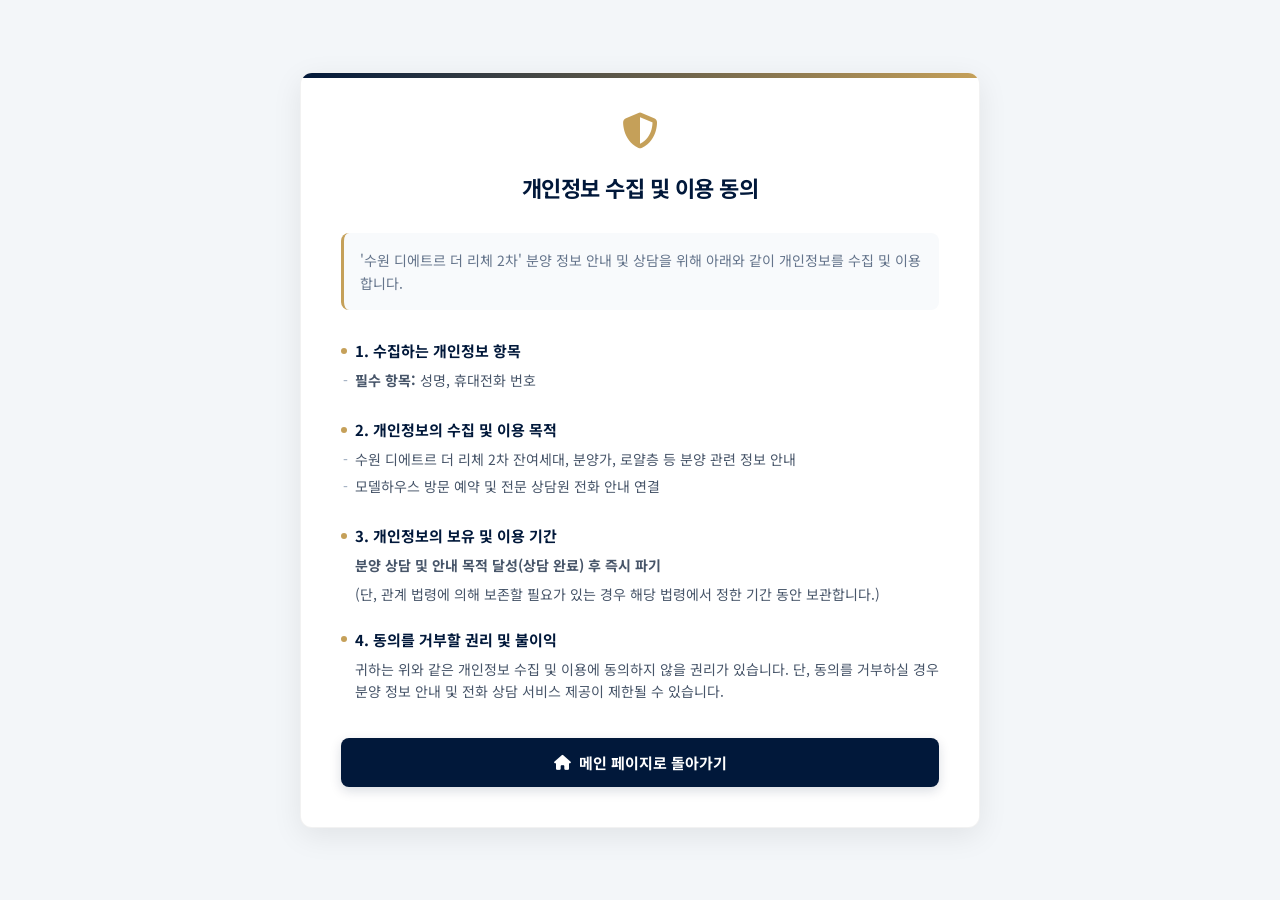
<file: privacy/index.html>
<!DOCTYPE html>
<html lang="ko">
<head>
  <!-- Google tag (gtag.js) -->
  <script async src="https://www.googletagmanager.com/gtag/js?id=G-EJDDBDP3BW"></script>
  <script>
    window.dataLayer = window.dataLayer || [];
    function gtag(){dataLayer.push(arguments);}
    gtag('js', new Date());

    gtag('config', 'G-EJDDBDP3BW');
  </script>
  <meta charset="UTF-8">
  <meta name="viewport" content="width=device-width, initial-scale=1.0">
  <title>개인정보처리방침 - 더샵 오산역 아크시티</title>
  
  <!-- Fonts & Icons -->
  <link rel="preconnect" href="https://fonts.googleapis.com">
  <link rel="preconnect" href="https://fonts.gstatic.com" crossorigin>
  <link href="https://fonts.googleapis.com/css2?family=Noto+Sans+KR:wght@300;400;500;700;900&family=Roboto:wght@300;400;700&display=swap" rel="stylesheet">
  <link rel="stylesheet" href="https://cdnjs.cloudflare.com/ajax/libs/font-awesome/6.4.0/css/all.min.css">

  <style>
    :root {
      --primary-navy: #01183a;
      --secondary-navy: #012f47;
      --accent-gold: #c5a059;
      --accent-gold-hover: #a37f3b;
      --bg-light: #f3f6f9;
      --text-dark: #1e293b;
      --white: #ffffff;
      --border-radius: 12px;
      --transition-smooth: all 0.3s cubic-bezier(0.4, 0, 0.2, 1);
    }

    * {
      margin: 0;
      padding: 0;
      box-sizing: border-box;
      font-family: 'Noto Sans KR', 'Roboto', sans-serif;
    }

    body {
      background-color: var(--bg-light);
      color: var(--text-dark);
      display: flex;
      flex-direction: column;
      align-items: center;
      justify-content: center;
      min-height: 100vh;
      padding: 40px 20px;
    }

    .privacy-container {
      background-color: var(--white);
      max-width: 680px;
      width: 100%;
      border-radius: var(--border-radius);
      box-shadow: 0 8px 30px rgba(0, 0, 0, 0.08);
      border: 1px solid rgba(0, 0, 0, 0.05);
      padding: 40px;
      position: relative;
      overflow: hidden;
      animation: fadeInUp 0.6s cubic-bezier(0.16, 1, 0.3, 1);
    }

    .privacy-container::before {
      content: '';
      position: absolute;
      top: 0;
      left: 0;
      width: 100%;
      height: 5px;
      background: linear-gradient(90deg, var(--primary-navy), var(--accent-gold));
    }

    .header-logo {
      text-align: center;
      margin-bottom: 30px;
    }

    .header-logo i {
      font-size: 36px;
      color: var(--accent-gold);
      margin-bottom: 12px;
    }

    h1 {
      font-size: 22px;
      color: var(--primary-navy);
      font-weight: 700;
      text-align: center;
      margin-top: 10px;
      letter-spacing: -0.5px;
    }

    .intro-text {
      font-size: 14px;
      color: #64748b;
      line-height: 1.6;
      background-color: #f8fafc;
      padding: 16px;
      border-radius: 8px;
      border-left: 3px solid var(--accent-gold);
      margin-bottom: 30px;
    }

    .policy-sections {
      display: flex;
      flex-direction: column;
      gap: 24px;
      margin-bottom: 35px;
      text-align: left;
    }

    .policy-section h2 {
      font-size: 15px;
      color: var(--primary-navy);
      font-weight: 700;
      margin-bottom: 8px;
      display: flex;
      align-items: center;
      gap: 8px;
    }

    .policy-section h2::before {
      content: '';
      display: inline-block;
      width: 6px;
      height: 6px;
      background-color: var(--accent-gold);
      border-radius: 50%;
    }

    .policy-section p, .policy-section ul {
      font-size: 14px;
      color: #475569;
      line-height: 1.6;
      padding-left: 14px;
    }

    .policy-section ul {
      list-style-type: none;
    }

    .policy-section li {
      position: relative;
      margin-bottom: 4px;
    }

    .policy-section li::before {
      content: "-";
      position: absolute;
      left: -12px;
      color: #94a3b8;
    }

    .note-text {
      font-size: 13px;
      color: #94a3b8;
      margin-top: 6px;
    }

    .home-btn {
      display: inline-flex;
      align-items: center;
      justify-content: center;
      gap: 8px;
      background-color: var(--primary-navy);
      color: var(--white);
      padding: 14px 28px;
      border-radius: 8px;
      font-size: 15px;
      font-weight: 700;
      text-decoration: none;
      transition: var(--transition-smooth);
      box-shadow: 0 4px 12px rgba(1, 24, 58, 0.15);
      width: 100%;
    }

    .home-btn:hover {
      background-color: var(--secondary-navy);
      transform: translateY(-1px);
      box-shadow: 0 6px 16px rgba(1, 24, 58, 0.25);
    }

    @keyframes fadeInUp {
      from {
        opacity: 0;
        transform: translateY(20px);
      }
      to {
        opacity: 1;
        transform: translateY(0);
      }
    }

    @media (max-width: 576px) {
      .privacy-container {
        padding: 30px 20px;
      }
      h1 {
        font-size: 18px;
      }
      .policy-section h2 {
        font-size: 14px;
      }
      .policy-section p, .policy-section ul {
        font-size: 13px;
      }
    }
  </style>
</head>
<body>

  <div class="privacy-container">
    <div class="header-logo">
      <i class="fa-solid fa-shield-halved"></i>
      <h1>개인정보 수집 및 이용 동의</h1>
    </div>

    <p class="intro-text">
      '수원 디에트르 더 리체 2차' 분양 정보 안내 및 상담을 위해 아래와 같이 개인정보를 수집 및 이용합니다.
    </p>

    <div class="policy-sections">
      <div class="policy-section">
        <h2>1. 수집하는 개인정보 항목</h2>
        <ul>
          <li><strong>필수 항목:</strong> 성명, 휴대전화 번호</li>
        </ul>
      </div>

      <div class="policy-section">
        <h2>2. 개인정보의 수집 및 이용 목적</h2>
        <ul>
          <li>수원 디에트르 더 리체 2차 잔여세대, 분양가, 로얄층 등 분양 관련 정보 안내</li>
          <li>모델하우스 방문 예약 및 전문 상담원 전화 안내 연결</li>
        </ul>
      </div>

      <div class="policy-section">
        <h2>3. 개인정보의 보유 및 이용 기간</h2>
        <p>
          <strong>분양 상담 및 안내 목적 달성(상담 완료) 후 즉시 파기</strong>
        </p>
        <p class="note-text">
          (단, 관계 법령에 의해 보존할 필요가 있는 경우 해당 법령에서 정한 기간 동안 보관합니다.)
        </p>
      </div>

      <div class="policy-section">
        <h2>4. 동의를 거부할 권리 및 불이익</h2>
        <p>
          귀하는 위와 같은 개인정보 수집 및 이용에 동의하지 않을 권리가 있습니다. 단, 동의를 거부하실 경우 분양 정보 안내 및 전화 상담 서비스 제공이 제한될 수 있습니다.
        </p>
      </div>
    </div>

    <a href="../index.html" class="home-btn">
      <i class="fa-solid fa-house"></i>
      <span>메인 페이지로 돌아가기</span>
    </a>
  </div>

</body>
</html>
</file>
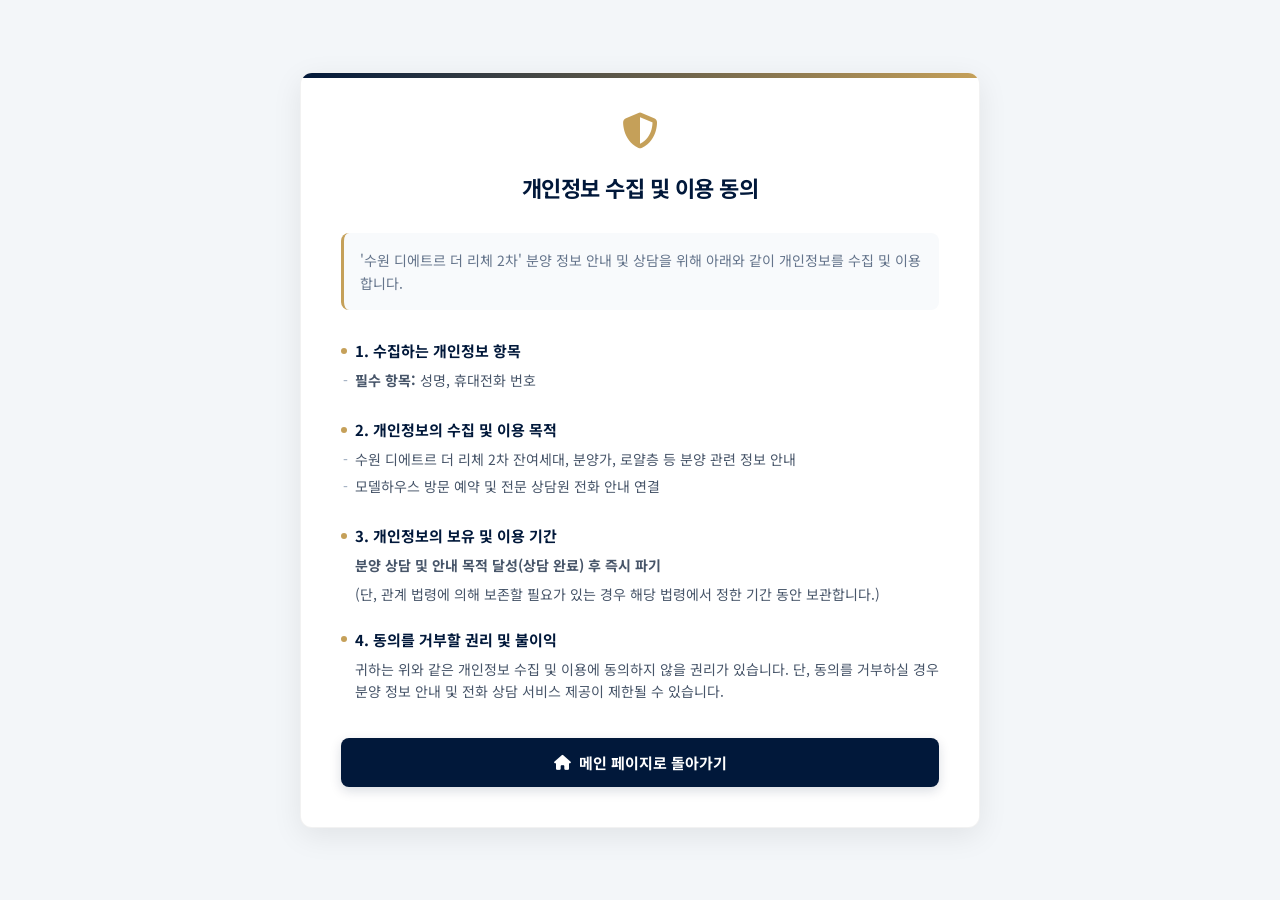
<file: privacy.html>
<!DOCTYPE html>
<html lang="ko">
<head>
  <!-- Google tag (gtag.js) -->
  <script async src="https://www.googletagmanager.com/gtag/js?id=G-EJDDBDP3BW"></script>
  <script>
    window.dataLayer = window.dataLayer || [];
    function gtag(){dataLayer.push(arguments);}
    gtag('js', new Date());

    gtag('config', 'G-EJDDBDP3BW');
  </script>
  <meta charset="UTF-8">
  <meta name="viewport" content="width=device-width, initial-scale=1.0">
  <title>개인정보처리방침 - 더샵 오산역 아크시티</title>
  
  <!-- Fonts & Icons -->
  <link rel="preconnect" href="https://fonts.googleapis.com">
  <link rel="preconnect" href="https://fonts.gstatic.com" crossorigin>
  <link href="https://fonts.googleapis.com/css2?family=Noto+Sans+KR:wght@300;400;500;700;900&family=Roboto:wght@300;400;700&display=swap" rel="stylesheet">
  <link rel="stylesheet" href="https://cdnjs.cloudflare.com/ajax/libs/font-awesome/6.4.0/css/all.min.css">

  <style>
    :root {
      --primary-navy: #01183a;
      --secondary-navy: #012f47;
      --accent-gold: #c5a059;
      --accent-gold-hover: #a37f3b;
      --bg-light: #f3f6f9;
      --text-dark: #1e293b;
      --white: #ffffff;
      --border-radius: 12px;
      --transition-smooth: all 0.3s cubic-bezier(0.4, 0, 0.2, 1);
    }

    * {
      margin: 0;
      padding: 0;
      box-sizing: border-box;
      font-family: 'Noto Sans KR', 'Roboto', sans-serif;
    }

    body {
      background-color: var(--bg-light);
      color: var(--text-dark);
      display: flex;
      flex-direction: column;
      align-items: center;
      justify-content: center;
      min-height: 100vh;
      padding: 40px 20px;
    }

    .privacy-container {
      background-color: var(--white);
      max-width: 680px;
      width: 100%;
      border-radius: var(--border-radius);
      box-shadow: 0 8px 30px rgba(0, 0, 0, 0.08);
      border: 1px solid rgba(0, 0, 0, 0.05);
      padding: 40px;
      position: relative;
      overflow: hidden;
      animation: fadeInUp 0.6s cubic-bezier(0.16, 1, 0.3, 1);
    }

    .privacy-container::before {
      content: '';
      position: absolute;
      top: 0;
      left: 0;
      width: 100%;
      height: 5px;
      background: linear-gradient(90deg, var(--primary-navy), var(--accent-gold));
    }

    .header-logo {
      text-align: center;
      margin-bottom: 30px;
    }

    .header-logo i {
      font-size: 36px;
      color: var(--accent-gold);
      margin-bottom: 12px;
    }

    h1 {
      font-size: 22px;
      color: var(--primary-navy);
      font-weight: 700;
      text-align: center;
      margin-top: 10px;
      letter-spacing: -0.5px;
    }

    .intro-text {
      font-size: 14px;
      color: #64748b;
      line-height: 1.6;
      background-color: #f8fafc;
      padding: 16px;
      border-radius: 8px;
      border-left: 3px solid var(--accent-gold);
      margin-bottom: 30px;
    }

    .policy-sections {
      display: flex;
      flex-direction: column;
      gap: 24px;
      margin-bottom: 35px;
      text-align: left;
    }

    .policy-section h2 {
      font-size: 15px;
      color: var(--primary-navy);
      font-weight: 700;
      margin-bottom: 8px;
      display: flex;
      align-items: center;
      gap: 8px;
    }

    .policy-section h2::before {
      content: '';
      display: inline-block;
      width: 6px;
      height: 6px;
      background-color: var(--accent-gold);
      border-radius: 50%;
    }

    .policy-section p, .policy-section ul {
      font-size: 14px;
      color: #475569;
      line-height: 1.6;
      padding-left: 14px;
    }

    .policy-section ul {
      list-style-type: none;
    }

    .policy-section li {
      position: relative;
      margin-bottom: 4px;
    }

    .policy-section li::before {
      content: "-";
      position: absolute;
      left: -12px;
      color: #94a3b8;
    }

    .note-text {
      font-size: 13px;
      color: #94a3b8;
      margin-top: 6px;
    }

    .home-btn {
      display: inline-flex;
      align-items: center;
      justify-content: center;
      gap: 8px;
      background-color: var(--primary-navy);
      color: var(--white);
      padding: 14px 28px;
      border-radius: 8px;
      font-size: 15px;
      font-weight: 700;
      text-decoration: none;
      transition: var(--transition-smooth);
      box-shadow: 0 4px 12px rgba(1, 24, 58, 0.15);
      width: 100%;
    }

    .home-btn:hover {
      background-color: var(--secondary-navy);
      transform: translateY(-1px);
      box-shadow: 0 6px 16px rgba(1, 24, 58, 0.25);
    }

    @keyframes fadeInUp {
      from {
        opacity: 0;
        transform: translateY(20px);
      }
      to {
        opacity: 1;
        transform: translateY(0);
      }
    }

    @media (max-width: 576px) {
      .privacy-container {
        padding: 30px 20px;
      }
      h1 {
        font-size: 18px;
      }
      .policy-section h2 {
        font-size: 14px;
      }
      .policy-section p, .policy-section ul {
        font-size: 13px;
      }
    }
  </style>
</head>
<body>

  <div class="privacy-container">
    <div class="header-logo">
      <i class="fa-solid fa-shield-halved"></i>
      <h1>개인정보 수집 및 이용 동의</h1>
    </div>

    <p class="intro-text">
      '수원 디에트르 더 리체 2차' 분양 정보 안내 및 상담을 위해 아래와 같이 개인정보를 수집 및 이용합니다.
    </p>

    <div class="policy-sections">
      <div class="policy-section">
        <h2>1. 수집하는 개인정보 항목</h2>
        <ul>
          <li><strong>필수 항목:</strong> 성명, 휴대전화 번호</li>
        </ul>
      </div>

      <div class="policy-section">
        <h2>2. 개인정보의 수집 및 이용 목적</h2>
        <ul>
          <li>수원 디에트르 더 리체 2차 잔여세대, 분양가, 로얄층 등 분양 관련 정보 안내</li>
          <li>모델하우스 방문 예약 및 전문 상담원 전화 안내 연결</li>
        </ul>
      </div>

      <div class="policy-section">
        <h2>3. 개인정보의 보유 및 이용 기간</h2>
        <p>
          <strong>분양 상담 및 안내 목적 달성(상담 완료) 후 즉시 파기</strong>
        </p>
        <p class="note-text">
          (단, 관계 법령에 의해 보존할 필요가 있는 경우 해당 법령에서 정한 기간 동안 보관합니다.)
        </p>
      </div>

      <div class="policy-section">
        <h2>4. 동의를 거부할 권리 및 불이익</h2>
        <p>
          귀하는 위와 같은 개인정보 수집 및 이용에 동의하지 않을 권리가 있습니다. 단, 동의를 거부하실 경우 분양 정보 안내 및 전화 상담 서비스 제공이 제한될 수 있습니다.
        </p>
      </div>
    </div>

    <a href="index.html" class="home-btn">
      <i class="fa-solid fa-house"></i>
      <span>메인 페이지로 돌아가기</span>
    </a>
  </div>

</body>
</html>
</file>
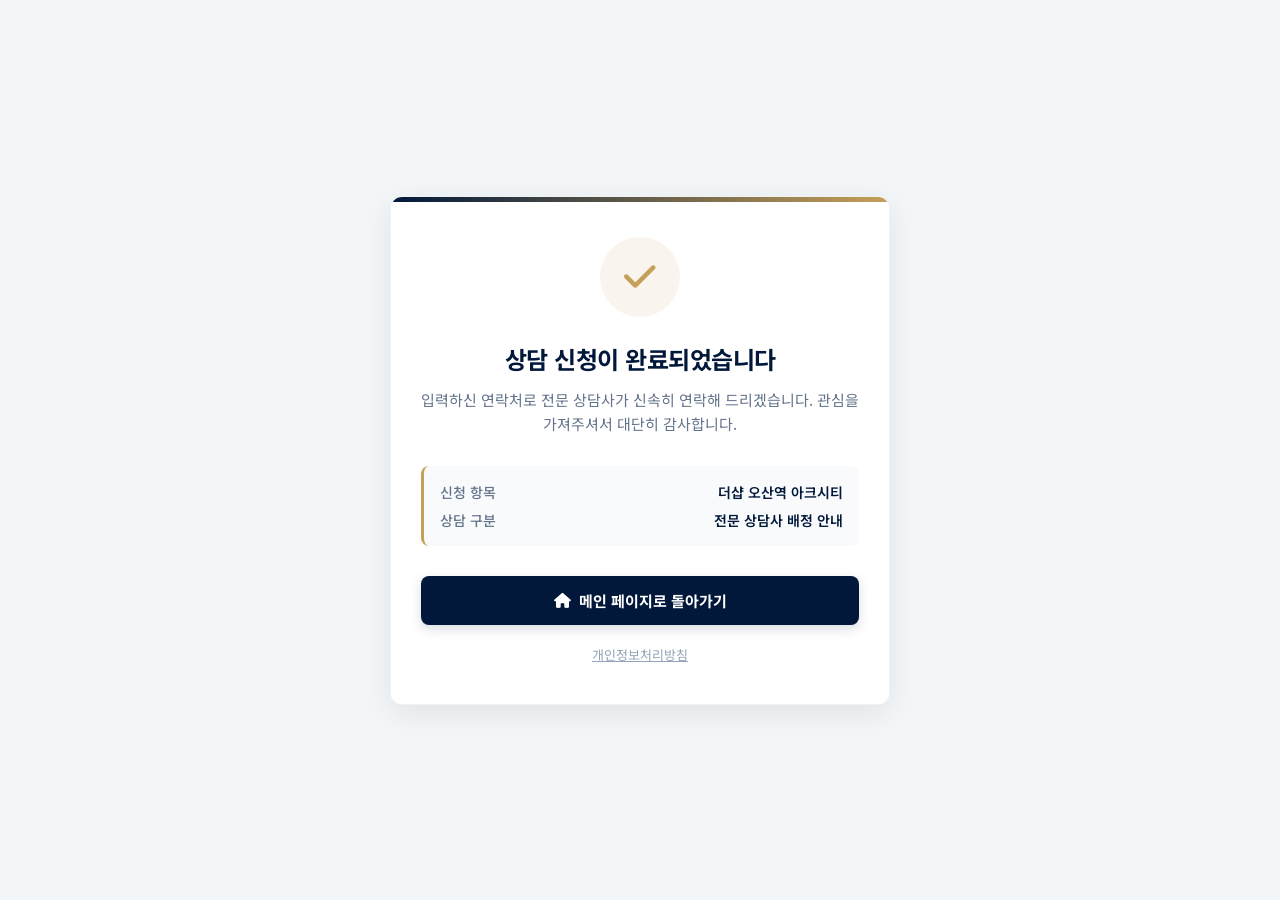
<file: thankyou.html>
<!DOCTYPE html>
<html lang="ko">
<head>
  <!-- Google tag (gtag.js) -->
  <script async src="https://www.googletagmanager.com/gtag/js?id=G-EJDDBDP3BW"></script>
  <script>
    window.dataLayer = window.dataLayer || [];
    function gtag(){dataLayer.push(arguments);}
    gtag('js', new Date());

    gtag('config', 'G-EJDDBDP3BW');
  </script>
  <meta charset="UTF-8">
  <meta name="viewport" content="width=device-width, initial-scale=1.0">
  <title>상담 신청 완료 - 더샵 오산역 아크시티</title>
  
  <!-- Fonts & Icons -->
  <link rel="preconnect" href="https://fonts.googleapis.com">
  <link rel="preconnect" href="https://fonts.gstatic.com" crossorigin>
  <link href="https://fonts.googleapis.com/css2?family=Noto+Sans+KR:wght@300;400;500;700;900&family=Roboto:wght@300;400;700&display=swap" rel="stylesheet">
  <link rel="stylesheet" href="https://cdnjs.cloudflare.com/ajax/libs/font-awesome/6.4.0/css/all.min.css">
  
  <!-- 
    Meta Pixel Tracking Code Placeholder
    ※ 여기에 메타 픽셀 코드를 붙여넣으세요.
    예시:
    <script>
      !function(f,b,e,v,n,t,s)
      {if(f.fbq)return;n=f.fbq=function(){n.callMethod?
      n.callMethod.apply(n,arguments):n.queue.push(arguments)};
      if(!f._fbq)f._fbq=n;n.push=n;n.loaded=!0;n.version='2.0';
      n.queue=[];t=b.createElement(e);t.async=!0;
      t.src=v;s=b.getElementsByTagName(e)[0];
      s.parentNode.insertBefore(t,s)}(window, document,'script',
      'https://connect.facebook.net/en_US/fbevents.js');
      fbq('init', 'YOUR_PIXEL_ID');
      fbq('track', 'PageView');
      fbq('track', 'Lead'); // 상담 신청 완료 (리드) 이벤트 추적
    </script>
  -->
  
  <style>
    :root {
      --primary-navy: #01183a;
      --secondary-navy: #012f47;
      --accent-gold: #c5a059;
      --accent-gold-hover: #a37f3b;
      --bg-light: #f3f6f9;
      --text-dark: #1e293b;
      --white: #ffffff;
      --border-radius: 12px;
    }

    * {
      margin: 0;
      padding: 0;
      box-sizing: border-box;
      font-family: 'Noto Sans KR', 'Roboto', sans-serif;
    }

    body {
      background-color: var(--bg-light);
      color: var(--text-dark);
      display: flex;
      justify-content: center;
      align-items: center;
      min-height: 100vh;
      padding: 20px;
    }

    .thankyou-card {
      background-color: var(--white);
      max-width: 500px;
      width: 100%;
      border-radius: var(--border-radius);
      box-shadow: 0 8px 30px rgba(0, 0, 0, 0.08);
      border: 1px solid rgba(0, 0, 0, 0.05);
      padding: 40px 30px;
      text-align: center;
      position: relative;
      overflow: hidden;
      animation: fadeInUp 0.6s cubic-bezier(0.16, 1, 0.3, 1);
    }

    .thankyou-card::before {
      content: '';
      position: absolute;
      top: 0;
      left: 0;
      width: 100%;
      height: 5px;
      background: linear-gradient(90deg, var(--primary-navy), var(--accent-gold));
    }

    .success-icon-wrap {
      width: 80px;
      height: 80px;
      background-color: rgba(197, 160, 89, 0.1);
      border-radius: 50%;
      display: flex;
      justify-content: center;
      align-items: center;
      margin: 0 auto 24px auto;
      color: var(--accent-gold);
      font-size: 36px;
      animation: scaleUp 0.5s cubic-bezier(0.175, 0.885, 0.32, 1.275) 0.2s both;
    }

    h1 {
      font-size: 24px;
      color: var(--primary-navy);
      font-weight: 700;
      margin-bottom: 12px;
      letter-spacing: -0.5px;
    }

    p {
      font-size: 15px;
      color: #64748b;
      line-height: 1.6;
      margin-bottom: 30px;
    }

    .info-box {
      background-color: #f8fafc;
      border-radius: 8px;
      padding: 16px;
      margin-bottom: 30px;
      text-align: left;
      font-size: 14px;
      border-left: 3px solid var(--accent-gold);
    }

    .info-item {
      display: flex;
      justify-content: space-between;
      margin-bottom: 8px;
    }

    .info-item:last-child {
      margin-bottom: 0;
    }

    .info-label {
      color: #64748b;
      font-weight: 500;
    }

    .info-val {
      color: var(--primary-navy);
      font-weight: 600;
    }

    .home-btn {
      display: inline-flex;
      align-items: center;
      justify-content: center;
      gap: 8px;
      background-color: var(--primary-navy);
      color: var(--white);
      padding: 14px 28px;
      border-radius: 8px;
      font-size: 15px;
      font-weight: 700;
      text-decoration: none;
      transition: all 0.3s ease;
      box-shadow: 0 4px 12px rgba(1, 24, 58, 0.15);
      width: 100%;
    }

    .home-btn:hover {
      background-color: var(--secondary-navy);
      transform: translateY(-1px);
      box-shadow: 0 6px 16px rgba(1, 24, 58, 0.25);
    }

    @keyframes fadeInUp {
      from {
        opacity: 0;
        transform: translateY(20px);
      }
      to {
        opacity: 1;
        transform: translateY(0);
      }
    }

    @keyframes scaleUp {
      from {
        opacity: 0;
        transform: scale(0.6);
      }
      to {
        opacity: 1;
        transform: scale(1);
      }
    }
  </style>
</head>
<body>

  <div class="thankyou-card">
    <div class="success-icon-wrap">
      <i class="fa-solid fa-check"></i>
    </div>
    <h1>상담 신청이 완료되었습니다</h1>
    <p>입력하신 연락처로 전문 상담사가 신속히 연락해 드리겠습니다. 관심을 가져주셔서 대단히 감사합니다.</p>
    
    <div class="info-box">
      <div class="info-item">
        <span class="info-label">신청 항목</span>
        <span class="info-val">더샵 오산역 아크시티</span>
      </div>
      <div class="info-item">
        <span class="info-label">상담 구분</span>
        <span class="info-val">전문 상담사 배정 안내</span>
      </div>
    </div>

    <a href="index.html" class="home-btn">
      <i class="fa-solid fa-house"></i>
      <span>메인 페이지로 돌아가기</span>
    </a>
    <div style="margin-top: 20px; font-size: 13px;">
      <a href="privacy/" style="color: #94a3b8; text-decoration: underline;">개인정보처리방침</a>
    </div>
  </div>

</body>
</html>
</file>
